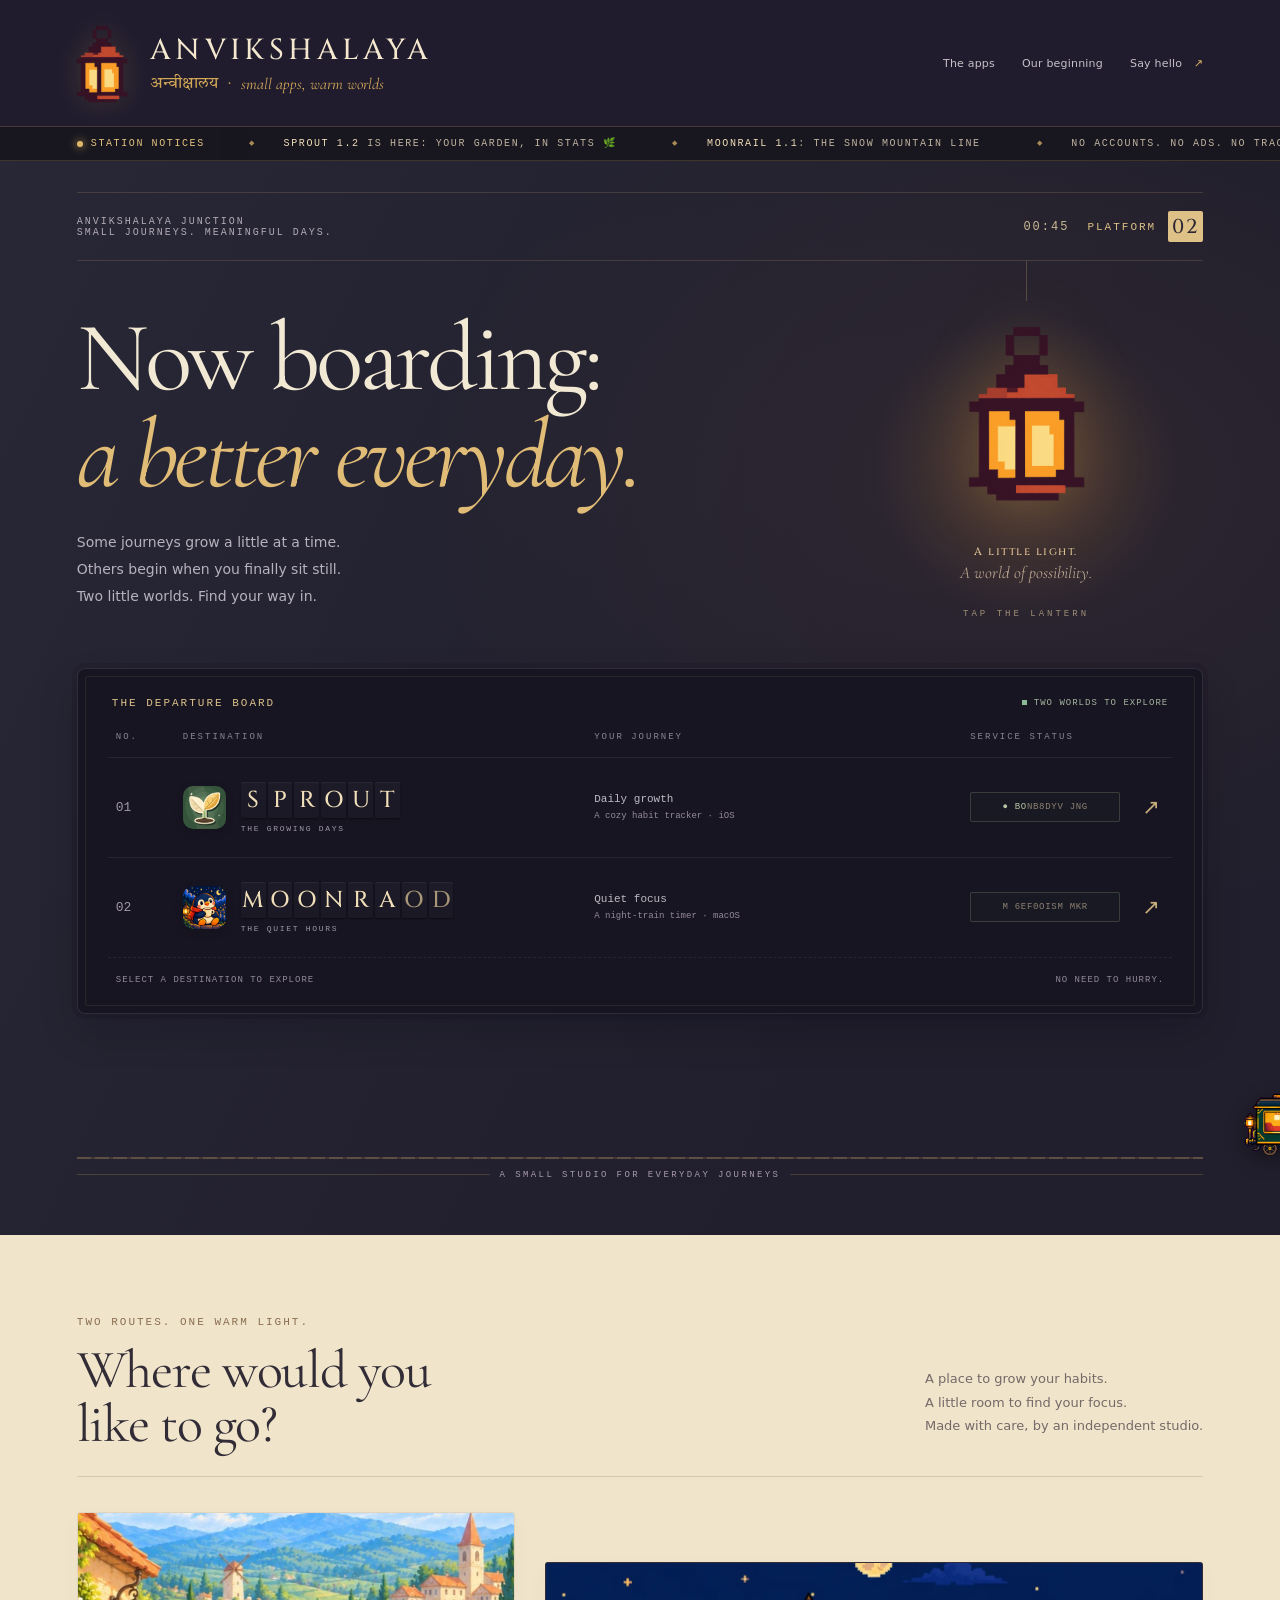
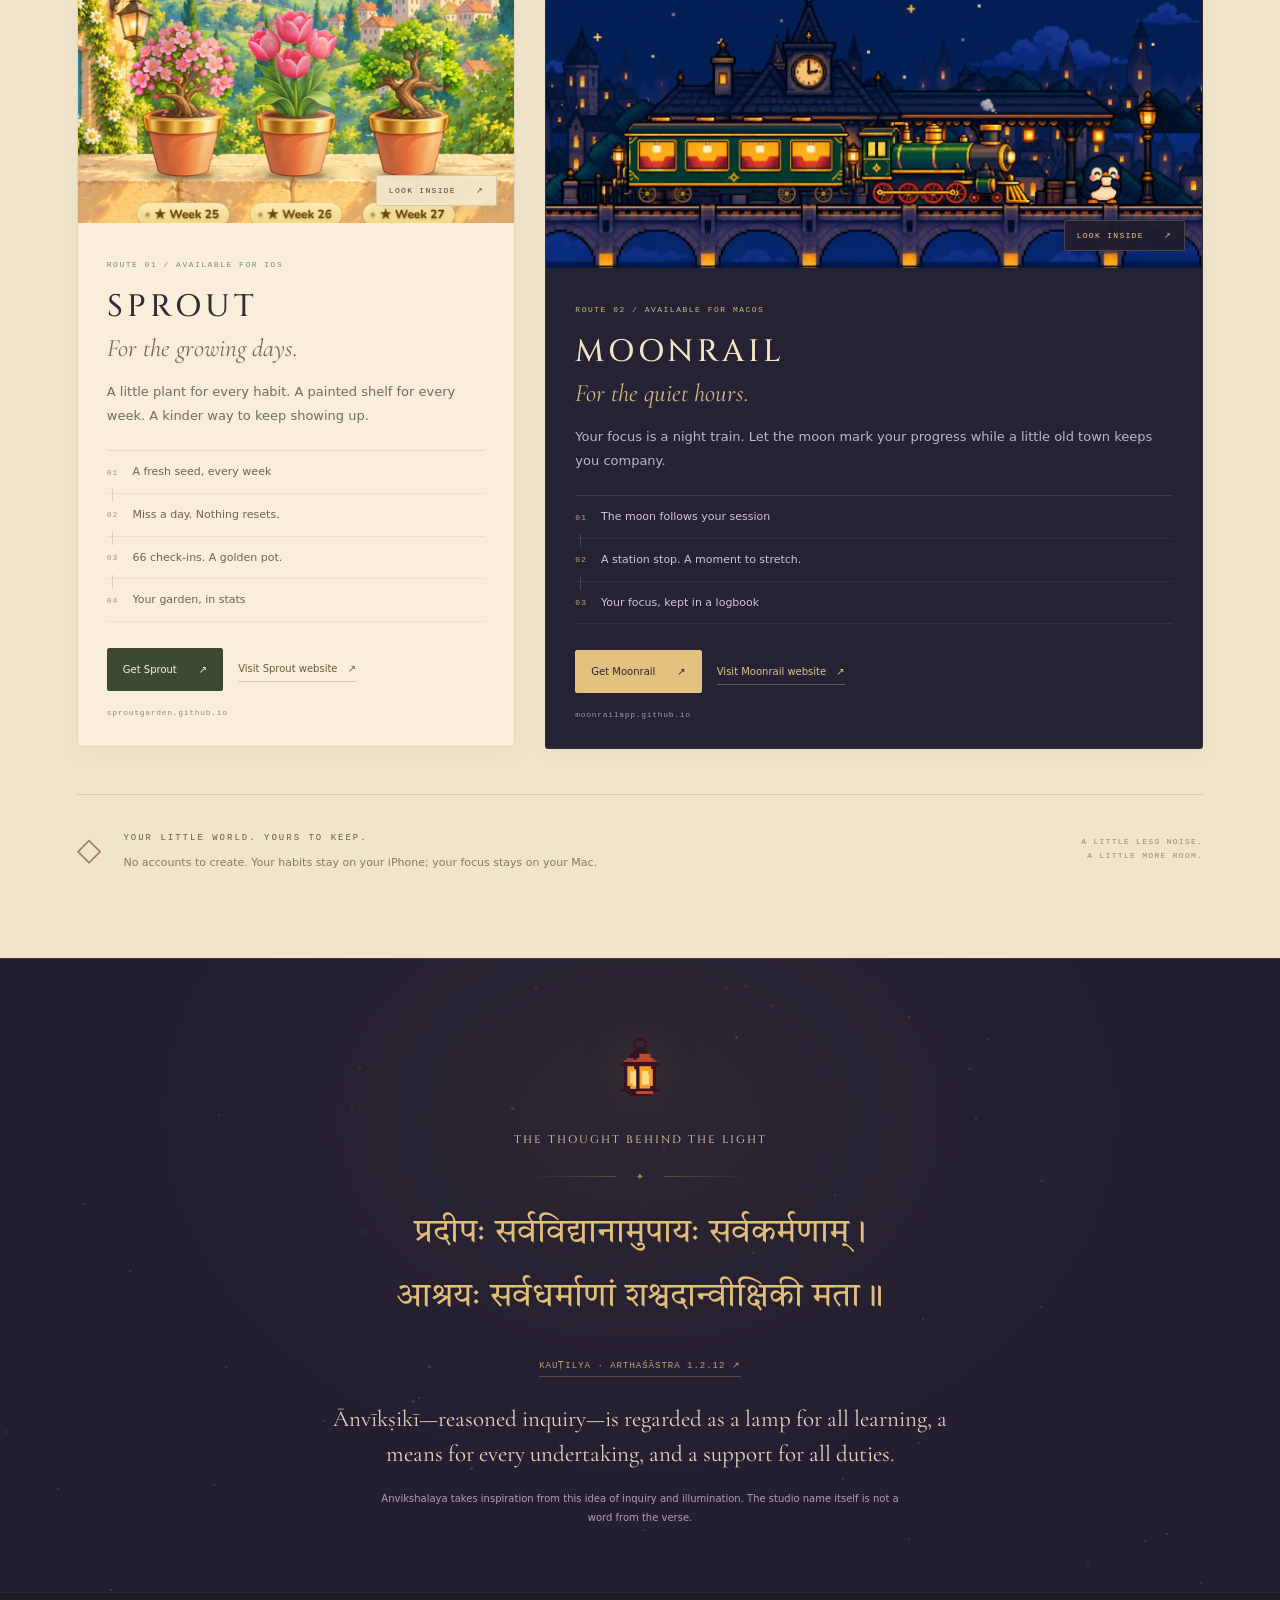
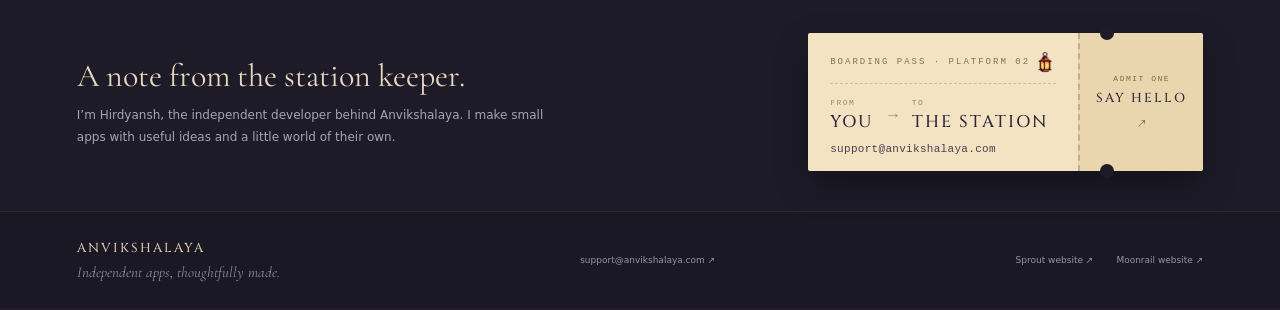
<file: index.html>
<!doctype html><html lang="en"><head><meta charset="utf-8"><meta name="viewport" content="width=device-width,initial-scale=1"><title>Anvikshalaya — Small journeys. Meaningful days.</title><meta name="description" content="An independent app studio. Discover Sprout, a cozy iOS habit tracker, and Moonrail, a night-train focus timer for macOS."><link rel="canonical" href="https://anvikshalaya.com/"><meta name="theme-color" content="#201c2e"><meta property="og:type" content="website"><meta property="og:site_name" content="Anvikshalaya"><meta property="og:title" content="Anvikshalaya — Small journeys. Meaningful days."><meta property="og:description" content="An independent app studio. Sprout, a cozy iOS habit tracker, and Moonrail, a night-train focus timer for macOS."><meta property="og:url" content="https://anvikshalaya.com/"><meta property="og:image" content="https://anvikshalaya.com/assets/og-image-2026-11.png"><meta property="og:image:width" content="1200"><meta property="og:image:height" content="630"><meta property="og:image:alt" content="Anvikshalaya — Now boarding: a better everyday."><meta name="twitter:card" content="summary_large_image"><link rel="icon" href="favicon.ico" sizes="any"><link rel="icon" type="image/png" sizes="32x32" href="assets/favicon-32.png"><link rel="icon" type="image/png" sizes="192x192" href="assets/favicon-192.png"><link rel="apple-touch-icon" href="assets/apple-touch-icon.png"><link rel="stylesheet" href="concepts.css"><link rel="preload" href="assets/fonts/cinzel-500.woff2" as="font" type="font/woff2" crossorigin><style>
body{background:#151d22;color:#f1e7cb}nav{padding:19px 6%;background:#151d22;position:relative;z-index:2}.brand{font-size:27px;gap:19px;letter-spacing:-1px}.brand img{width:49px;height:74px;object-fit:contain}nav>div{gap:32px;color:#c6c8ba}nav>div a:hover{color:#edc273}.hero{padding:35px 6% 55px;position:relative;overflow:hidden;background:radial-gradient(ellipse at 78% 29%,#aa774b13,transparent 42%),linear-gradient(120deg,#223137,#172127 70%)}.station{display:flex;justify-content:space-between;align-items:center;border-top:1px solid #d5b67833;border-bottom:1px solid #d5b67833;padding:18px 0}.station .eyebrow{color:#aab8b1;font-size:10px}.clock{color:#edc273;font:11px monospace;letter-spacing:2px;display:flex;gap:12px;align-items:center}.clock b{display:grid;place-items:center;background:#edc273;color:#1e292b;width:35px;height:31px;border-radius:2px;font-size:20px}.intro{display:grid;grid-template-columns:1.6fr .7fr;gap:40px;align-items:center;padding:42px 0 30px}.hero h1{font:clamp(56px,6.8vw,96px)/1.03 Georgia,serif;letter-spacing:-4px;margin:0 0 25px}.hero h1 i{color:#dfb866}.hero p{color:#b7c2bc;line-height:1.8;font-size:15px;max-width:460px;margin:0}.lamp-sign{position:relative;text-align:center;align-self:stretch;display:flex;flex-direction:column;align-items:center;justify-content:center;min-height:300px}.lamp-sign:before{content:'';position:absolute;width:1px;height:52px;top:-42px;background:linear-gradient(#d7b57d11,#d7b57d88)}.lamp-sign img{width:133px;height:204px;object-fit:contain;filter:drop-shadow(0 0 35px #efb54529)}.lamp-sign span{font:9px monospace;letter-spacing:3px;color:#b5a184;margin-top:24px}.board{background:#0c1318;border:1px solid #53605f;border-radius:8px;padding:7px;box-shadow:0 16px 45px #0003,0 0 0 5px #0f191c44;margin-top:15px}.board-inner{padding:20px 22px 10px;border:1px solid #d2b7831c;border-radius:3px}.boardtitle{display:flex;justify-content:space-between;align-items:center;color:#e5ca8b;padding:0 4px 23px;font:11px monospace;letter-spacing:2px}.boardtitle small{font-size:9px;letter-spacing:1px;color:#96b6a0;display:flex;align-items:center;gap:7px}.live{display:inline-block;width:5px;height:5px;background:#8ab995}.boardhead,.departure{display:grid;grid-template-columns:45px 1.1fr 1fr 150px 22px;gap:22px;align-items:center}.boardhead{font:9px monospace;letter-spacing:2px;color:#768c90;padding:0 8px 15px}.departure{width:100%;background:transparent;border:0;border-top:1px solid #fff1;text-align:left;padding:24px 8px;color:#eed18b;transition:background .25s}.departure:hover{background:#e6bd630c}.departure>.number{font:13px monospace;color:#6a8186}.destination{display:flex;gap:15px;align-items:center}.destination img{width:43px;height:43px;object-fit:contain;border-radius:10px}.departure strong{font:22px monospace;letter-spacing:2px;display:block}.departure .route{font:8px monospace;letter-spacing:1.4px;color:#768e8e;display:block;margin-top:6px}.departure .service{color:#b3c0b9;font:11px monospace;line-height:1.7}.departure .service span{color:#6f858b;display:block;font-size:9px}.departure .status{font:9px monospace;letter-spacing:.7px;color:#a9c6aa;border:1px solid #8db18b3b;padding:9px 10px;text-align:center;white-space:nowrap;border-radius:2px}.departure .status.soon{color:#d6bc80;border-color:#d6bc8038}.departure .arrow{font-size:21px;color:#778f91}.boardfoot{display:flex;justify-content:space-between;color:#708789;font:9px monospace;letter-spacing:1px;padding:17px 8px 10px;border-top:1px dashed #fff1}.platform-line{display:flex;gap:10px;align-items:center;margin-top:28px;font:9px monospace;letter-spacing:2px;color:#8a9a93}.platform-line:before,.platform-line:after{content:'';height:1px;background:#b3935644;flex:1}.journeys{background:#e9dfc5;color:#293d37;padding:70px 6% 80px}.journeyhead{display:flex;justify-content:space-between;gap:30px;align-items:end;border-bottom:1px solid #293d3733;padding-bottom:25px;margin-bottom:35px}.journeyhead h2{font:44px/1.1 Georgia,serif;letter-spacing:-1.5px;margin:14px 0 0}.journeyhead p{max-width:300px;font-size:13px;line-height:1.8;color:#657168}.journey-grid{display:grid;grid-template-columns:.8fr 1.2fr;gap:30px;align-items:start}.journey{border:1px solid #293d3733;border-radius:5px;overflow:hidden;background:#f1e8d1}.journey button{border:0;padding:0;text-align:left;width:100%;background:transparent;display:block}.journey-art{height:310px;overflow:hidden;background:#d5dfc3}.journey-art img{width:100%;height:100%;object-fit:cover;object-position:center 61%;transition:transform .6s}.journey button:hover .journey-art img{transform:scale(1.04)}.journey.night{background:#1b2630;color:#f1e7cb;margin-top:50px}.night .journey-art{height:305px;background:#111329}.night .journey-art img{object-fit:contain}.journey-copy{padding:26px}.journey-copy .eyebrow{font-size:9px;letter-spacing:1.5px;color:#7c8b70}.night .eyebrow{color:#cfb880}.journey h3{font:33px/1.1 Georgia,serif;letter-spacing:-1px;margin:15px 0}.journey p{font-size:13px;line-height:1.8;max-width:330px;color:#617065}.night p{color:#b7c3c0}.journey .link{display:block;font:10px monospace;letter-spacing:1px;margin-top:25px}.origin{border-top:1px solid #b79a5b55;background:radial-gradient(ellipse at 50% 35%,#53624d22,transparent 65%),#1b282b;padding:75px 7%}.origin-mark{width:46px;height:70px;object-fit:contain;display:block;margin:0 auto 27px}.origin .eyebrow{font-size:9px;color:#a4b1a3}.origin blockquote{color:#e9bf75;font-size:clamp(24px,2.7vw,37px);line-height:2;margin:23px 0}.origin p{font-size:15px;color:#c0c9bd}.origin small{font-size:11px;color:#a9b5aa;opacity:1}.source{font-size:9px;color:#bfab7b}.studio-note{padding:40px 6%;background:#172226;display:flex;gap:50px;justify-content:space-between;align-items:center}.studio-note h3{font:26px Georgia,serif;margin:0 0 10px}.studio-note p{color:#a5b3a9;font-size:12px;line-height:1.8;max-width:470px;margin:0}.studio-note a{font:11px monospace;color:#d7bc7a;white-space:nowrap}footer{padding:23px 6%;font-size:9px;color:#7f938c;border-color:#aaa2}.inside .eyebrow{font-size:10px}.inside h2{margin-top:24px}.inside .cta{background:#2d453a}.close:hover{background:#e8d9b9}@media(min-width:1500px){.hero,.journeys,.origin,.studio-note{padding-left:max(6%,calc((100vw - 1320px)/2));padding-right:max(6%,calc((100vw - 1320px)/2))}}@media(max-width:800px){.brand{font-size:23px;gap:13px}.brand img{width:40px;height:62px}.intro{grid-template-columns:1fr 140px;gap:15px}.hero h1{font-size:59px;letter-spacing:-2.8px}.lamp-sign{min-height:230px}.lamp-sign img{width:102px;height:160px}.lamp-sign span{font-size:7px;letter-spacing:1.5px}.boardhead,.departure{grid-template-columns:25px 1fr 115px 16px;gap:12px}.boardhead>:nth-child(3),.departure>.service{display:none}.departure strong{font-size:18px}.destination img{width:35px;height:35px}.destination{gap:10px}.departure .status{font-size:8px;padding:8px 6px}.journey-art{height:270px}.journey-grid{gap:20px}.night .journey-art{height:240px}.journey-copy{padding:21px}.journey h3{font-size:29px}}@media(max-width:560px){nav{padding:15px 5%}.brand{font-size:20px;gap:12px}.brand img{width:35px;height:54px}nav>div{gap:15px;font-size:9px}.hero{padding:23px 5% 35px}.station{padding:15px 0}.station .eyebrow{font-size:8px;letter-spacing:1px;max-width:180px;line-height:1.8}.clock{font-size:8px;letter-spacing:1px;gap:8px}.clock b{width:29px;height:27px;font-size:17px}.intro{grid-template-columns:1fr 75px;gap:6px;padding:35px 0 24px}.hero h1{font-size:42px;letter-spacing:-2px;margin-bottom:20px}.hero p{font-size:12px;line-height:1.85;max-width:255px}.lamp-sign{min-height:200px;justify-content:flex-start;padding-top:10px}.lamp-sign img{width:70px;height:110px}.lamp-sign:before{top:-35px;height:40px}.lamp-sign span{font-size:6px;line-height:1.8;max-width:65px;margin-top:15px}.board{padding:4px;border-radius:5px}.board-inner{padding:17px 8px 7px}.boardtitle{font-size:9px;letter-spacing:1px;padding-bottom:22px}.boardtitle small{font-size:7px;letter-spacing:0}.boardhead,.departure{grid-template-columns:18px 1fr 93px;gap:7px}.boardhead>:last-child,.departure>.arrow{display:none}.boardhead{font-size:7px;letter-spacing:1px}.departure{padding:20px 6px}.departure strong{font-size:14px;letter-spacing:1px}.departure .number{font-size:10px}.departure .route{font-size:7px;letter-spacing:.4px}.destination{gap:7px}.destination img{width:27px;height:27px;border-radius:6px}.departure .status{font-size:7px;letter-spacing:0;padding:8px 4px}.boardfoot{font-size:7px;letter-spacing:.4px;gap:10px;line-height:1.7}.platform-line{font-size:7px;letter-spacing:1px}.journeys{padding:45px 6%}.journeyhead{display:block;margin-bottom:25px}.journeyhead h2{font-size:36px}.journeyhead p{max-width:100%;font-size:12px}.journey-grid{grid-template-columns:1fr;gap:22px}.journey.night{margin-top:0}.journey-art{height:330px}.night .journey-art{height:auto}.night .journey-art img{height:auto;display:block}.origin{padding:55px 6%}.origin blockquote{font-size:22px;line-height:2}.origin p{font-size:13px}.origin small{font-size:10px}.studio-note{padding:32px 6%;display:block}.studio-note a{display:inline-block;margin-top:20px}footer{font-size:9px;gap:14px}}
</style><link rel="stylesheet" href="platform-brand.css"><link rel="stylesheet" href="station.css?v=3"></head><body id="top"><a class="skip" href="#apps">Skip to the apps</a><nav aria-label="Main navigation"><a class="brand" href="#top" aria-label="Anvikshalaya home"><span class="brand-symbol"><img src="assets/lantern-original.png" alt=""></span><span class="brand-lettering"><span class="brand-name">ANVIKSHALAYA</span><span class="brand-sub"><span lang="sa">अन्वीक्षालय</span><span class="brand-dot">·</span><em>small apps, warm worlds</em></span></span></a><div class="nav-links"><a href="#apps">The apps</a><a href="#origin">Our beginning</a><a class="nav-contact" href="mailto:support@anvikshalaya.com">Say hello <span>↗</span></a></div></nav><div class="notices" role="region" aria-label="Station notices"><span class="notices-label"><i></i>Station notices</span><div class="notices-track"><span><b>Sprout 1.2</b> is here: your garden, in stats 🌿</span><span><b>Moonrail 1.1</b>: the Snow Mountain Line</span><span>No accounts. No ads. No tracking.</span><span>Your data stays on your device</span><span>Made with care by <b>Hirdyansh</b></span><span aria-hidden="true"><b>Sprout 1.2</b> is here: your garden, in stats 🌿</span><span aria-hidden="true"><b>Moonrail 1.1</b>: the Snow Mountain Line</span><span aria-hidden="true">No accounts. No ads. No tracking.</span><span aria-hidden="true">Your data stays on your device</span><span aria-hidden="true">Made with care by <b>Hirdyansh</b></span></div></div><main><section class="hero" id="apps"><div class="station"><span class="eyebrow">Anvikshalaya junction<br>Small journeys. Meaningful days.</span><span class="clock"><span class="ist" aria-label="Current time"><span><span class="hh">--</span><span class="colon">:</span><span class="mm">--</span></span></span>PLATFORM <b>02</b></span></div><div class="intro"><div><h1>Now boarding:<br><i>a better everyday.</i></h1><p>Some journeys grow a little at a time.<br>Others begin when you finally sit still.<br>Two little worlds. Find your way in.</p></div><div class="lamp-sign"><div class="lamp-glow" aria-hidden="true"></div><div class="embers" aria-hidden="true"></div><button class="lantern-btn" type="button" aria-pressed="false" aria-label="Dim the lantern"><img src="assets/lantern-original.png" alt="Anvikshalaya's original amber pixel lantern"></button><span class="lamp-caption">A little light.<br><em>A world of possibility.</em></span><span class="lamp-hint" aria-hidden="true">TAP THE LANTERN</span></div></div><div class="board"><div class="board-inner"><div class="boardtitle"><span>THE DEPARTURE BOARD</span><small><i class="live"></i> TWO WORLDS TO EXPLORE</small></div><div class="boardhead"><span>NO.</span><span>DESTINATION</span><span>YOUR JOURNEY</span><span>SERVICE STATUS</span><span></span></div><button class="departure" data-app="sprout" aria-label="Explore Sprout, available for iOS"><span class="number">01</span><span class="destination"><img src="assets/sprout-icon.png" alt=""><span><strong>SPROUT</strong><small class="route">THE GROWING DAYS</small></span></span><span class="service">Daily growth<span>A cozy habit tracker · iOS</span></span><span class="status">● BOARDING NOW</span><span class="arrow">↗</span></button><button class="departure" data-app="moonrail" aria-label="Explore Moonrail, available for macOS"><span class="number">02</span><span class="destination"><img src="assets/moonrail-icon.png" alt=""><span><strong>MOONRAIL</strong><small class="route">THE QUIET HOURS</small></span></span><span class="service">Quiet focus<span>A night-train timer · macOS</span></span><span class="status">● BOARDING NOW</span><span class="arrow">↗</span></button><div class="boardfoot"><span>SELECT A DESTINATION TO EXPLORE</span><span>NO NEED TO HURRY.</span></div></div></div><div class="platform-line">A SMALL STUDIO FOR EVERYDAY JOURNEYS<i class="rail" aria-hidden="true"></i><div class="train" aria-hidden="true"><div class="tr"><i class="puff"></i><i class="puff p2"></i><i class="puff p3"></i><img class="tr-body" src="assets/train-hd/body_momo.webp" alt=""><i class="wh c" style="--x:185"></i><i class="wh c" style="--x:358"></i><i class="wh c" style="--x:863"></i><i class="wh c" style="--x:1041"></i><i class="wh b" style="--x:1331"></i><i class="wh b" style="--x:1453"></i><i class="wh b" style="--x:1574"></i><i class="wh b" style="--x:1685"></i><i class="wh f" style="--x:1773"></i><i class="wh f" style="--x:1885"></i><i class="tr-front car"></i><i class="tr-front cyl"></i><i class="rod"></i><i class="beam"></i></div></div></div></section><section class="journeys"><div class="journeyhead"><div><span class="eyebrow">Two routes. One warm light.</span><h2>Where would you<br>like to go?</h2></div><p>A place to grow your habits.<br>A little room to find your focus.<br>Made with care, by an independent studio.</p></div><div class="journey-grid"><article class="journey"><button class="art-preview" data-app="sprout" aria-label="Preview Sprout screenshots"><div class="journey-art"><img src="assets/sprout-1.2/shelf.jpg" alt="Sprout's shelf screen: weekly pots on the sill of a painted cottage garden" loading="lazy" width="560" height="468"></div><span class="preview-tag">LOOK INSIDE <span>↗</span></span></button><div class="journey-copy"><span class="eyebrow">ROUTE 01 / AVAILABLE FOR iOS</span><h3 class="app-heading">Sprout</h3><span class="app-poetry">For the growing days.</span><p>A little plant for every habit. A painted shelf for every week. A kinder way to keep showing up.</p><ul class="route-stops"><li><span>01</span>A fresh seed, every week</li><li><span>02</span>Miss a day. Nothing resets.</li><li><span>03</span>66 check-ins. A golden pot.</li><li><span>04</span>Your garden, in stats</li></ul><div class="journey-actions"><a class="app-primary" href="https://apps.apple.com/us/app/sprout-cozy-habit-tracker/id6821127488" target="_blank" rel="noopener noreferrer">Get Sprout <span>↗</span></a><a class="app-site" href="https://sproutgarden.github.io/index.html" target="_blank" rel="noopener noreferrer" aria-label="Visit Sprout website, opens in a new tab">Visit Sprout website <span>↗</span></a></div><span class="domain">sproutgarden.github.io</span></div></article><article class="journey night"><button class="art-preview" data-app="moonrail" aria-label="Preview Moonrail screenshots"><div class="journey-art station-art"><img src="assets/moonrail-station-hd.webp" alt="Moonrail's pixel-art night train at a moonlit station, with Momo on the platform" loading="lazy" width="1328" height="832"></div><span class="preview-tag">LOOK INSIDE <span>↗</span></span></button><div class="journey-copy"><span class="eyebrow">ROUTE 02 / AVAILABLE FOR macOS</span><h3 class="app-heading">Moonrail</h3><span class="app-poetry">For the quiet hours.</span><p>Your focus is a night train. Let the moon mark your progress while a little old town keeps you company.</p><ul class="route-stops"><li><span>01</span>The moon follows your session</li><li><span>02</span>A station stop. A moment to stretch.</li><li><span>03</span>Your focus, kept in a logbook</li></ul><div class="journey-actions"><a class="app-primary" href="https://apps.apple.com/app/id6825285412" target="_blank" rel="noopener noreferrer">Get Moonrail <span>↗</span></a><a class="app-site" href="https://moonrailapp.github.io/" target="_blank" rel="noopener noreferrer" aria-label="Visit Moonrail website, opens in a new tab">Visit Moonrail website <span>↗</span></a></div><span class="domain">moonrailapp.github.io</span></div></article></div><div class="quiet-promise"><span class="promise-mark" aria-hidden="true">◇</span><div><span class="eyebrow">Your little world. Yours to keep.</span><p>No accounts to create. Your habits stay on your iPhone; your focus stays on your Mac.</p></div><span class="promise-end">A LITTLE LESS NOISE.<br>A LITTLE MORE ROOM.</span></div></section></main><section class="origin" id="origin"><div class="sky" aria-hidden="true"></div><img class="origin-mark" src="assets/lantern-original.png" alt=""><span class="eyebrow">The thought behind the light</span><div class="origin-rule" aria-hidden="true">✦</div><blockquote lang="sa">प्रदीपः सर्वविद्यानामुपायः सर्वकर्मणाम् ।<br>आश्रयः सर्वधर्माणां शश्वदान्वीक्षिकी मता ॥</blockquote><a class="source" href="https://www.wisdomlib.org/hinduism/book/kautilya-arthashastra-sanskrit/d/doc905503.html" target="_blank" rel="noopener">Kauṭilya · Arthaśāstra 1.2.12 ↗</a><p>Ānvīkṣikī—reasoned inquiry—is regarded as a lamp for all learning, a means for every undertaking, and a support for all duties.</p><small>Anvikshalaya takes inspiration from this idea of inquiry and illumination. The studio name itself is not a word from the verse.</small></section><section class="studio-note"><div><h3>A note from the station keeper.</h3><p>I’m Hirdyansh, the independent developer behind Anvikshalaya. I make small apps with useful ideas and a little world of their own.</p></div><a class="pass" href="mailto:support@anvikshalaya.com" aria-label="Say hello: email support@anvikshalaya.com"><span class="pass-main"><span class="pass-top"><span>BOARDING PASS · PLATFORM 02</span><img src="assets/lantern-original.png" alt=""></span><span class="pass-route"><span class="stop"><span>FROM</span><b>YOU</b></span><span class="arr">→</span><span class="stop"><span>TO</span><b>THE STATION</b></span></span><span class="pass-mail">support@anvikshalaya.com</span></span><span class="pass-stub"><span>ADMIT ONE</span><b>SAY HELLO</b><em>↗</em></span></a></section><footer><span class="footer-brand">ANVIKSHALAYA <small>Independent apps, thoughtfully made.</small></span><a href="mailto:support@anvikshalaya.com">support@anvikshalaya.com ↗</a><div class="footer-apps"><a href="https://sproutgarden.github.io/index.html" target="_blank" rel="noopener noreferrer">Sprout website ↗</a><a href="https://moonrailapp.github.io/" target="_blank" rel="noopener noreferrer">Moonrail website ↗</a></div></footer><dialog id="sprout" aria-labelledby="sprout-heading"><button class="close" aria-label="Close">×</button><div class="inside"><div class="modal-brand"><img src="assets/sprout-icon.png" alt=""><div><span class="eyebrow">iOS · Available now</span><h2 id="sprout-heading" class="modal-appname">Sprout</h2></div></div><h3 class="modal-poetry">A little growth. Every day.</h3><p>Every habit is a little plant. Each check-in helps it grow, and each week leaves a pot on your shelf. Miss a day and nothing dies or resets; the next week brings a fresh seed.</p><div class="detail-facts"><div><span>01 / GROW</span><h4>A little sunlight, earned.</h4><p>Check-ins earn Sunlight to spend on seeds and painted scenes.</p></div><div><span>02 / KEEP</span><h4>A pot that turns to gold.</h4><p>Every check-in counts toward 66, across every week.</p></div></div><div class="modal-actions"><a class="cta" href="https://apps.apple.com/us/app/sprout-cozy-habit-tracker/id6821127488" target="_blank" rel="noopener noreferrer">Download on the App Store ↗</a><a class="modal-site" href="https://sproutgarden.github.io/index.html" target="_blank" rel="noopener noreferrer">Visit Sprout website ↗</a></div><div class="shots"><img src="assets/sprout-1.2/01-every-habit-grows.jpg" width="640" height="1391" alt="Every habit grows a little plant" loading="lazy"><img src="assets/sprout-1.2/02-golden-pot.jpg" width="640" height="1391" alt="66 check-ins, one golden pot" loading="lazy"><img src="assets/sprout-1.2/03-this-week.jpg" width="640" height="1391" alt="New in 1.2: watch this week's plant grow" loading="lazy"><img src="assets/sprout-1.2/04-the-vine.jpg" width="640" height="1391" alt="New in 1.2: your whole journey, on one vine" loading="lazy"><img src="assets/sprout-1.2/05-the-shelf.jpg" width="640" height="1391" alt="A shelf full of little wins" loading="lazy"><img src="assets/sprout-1.2/06-garden-of-days.jpg" width="640" height="1391" alt="New in 1.2: every day you showed up, in a garden of days" loading="lazy"><img src="assets/sprout-1.2/07-week-flower.jpg" width="640" height="1391" alt="New in 1.2: the week-flower finds the days you never skip" loading="lazy"><img src="assets/sprout-1.2/08-story-cards.jpg" width="640" height="1391" alt="New in 1.2: share your little story" loading="lazy"><img src="assets/sprout-1.2/09-rewards.jpg" width="640" height="1391" alt="Treat yourself with Sunlight" loading="lazy"></div></div></dialog><dialog id="moonrail" aria-labelledby="moonrail-heading"><button class="close" aria-label="Close">×</button><div class="inside"><div class="modal-brand"><img src="assets/moonrail-icon.png" alt=""><div><span class="eyebrow">macOS · Available now</span><h2 id="moonrail-heading" class="modal-appname">Moonrail</h2></div></div><h3 class="modal-poetry">Your focus has a window seat.</h3><p>A cozy pixel focus timer for your Mac’s menu bar. The moon crosses the sky as your session goes on. Arrive at a station, hear a soft chime, and take a breather with Momo.</p><div class="detail-facts"><div><span>01 / RIDE</span><h4>Find your quiet rhythm.</h4><p>Focus sessions and station breaks, with a little train for company.</p></div><div><span>02 / REMEMBER</span><h4>Every mile, in the logbook.</h4><p>Look back at your focus by day, week, and month.</p></div></div><div class="modal-actions"><a class="cta" href="https://apps.apple.com/app/id6825285412" target="_blank" rel="noopener noreferrer">Download on the Mac App Store ↗</a><a class="modal-site" href="https://moonrailapp.github.io/" target="_blank" rel="noopener noreferrer">Visit Moonrail website ↗</a></div><div class="wide-shots"><img src="assets/moonrail-1.1/shot-1.jpg" width="1600" height="1000" alt="Moonrail in the menu bar: your focus is a night train" loading="lazy"><img src="assets/moonrail-1.1/shot-2.jpg" width="1600" height="1000" alt="The Snow Mountain Line, riding from night to sunrise" loading="lazy"><img src="assets/moonrail-1.1/shot-3.jpg" width="1600" height="1000" alt="A station halt: arrive, then stretch with Momo" loading="lazy"><img src="assets/moonrail-1.1/shot-4.jpg" width="1600" height="1000" alt="Two lines to ride: Old Town and the Snow Mountain Line" loading="lazy"><img src="assets/moonrail-1.1/shot-5.jpg" width="1600" height="1000" alt="The logbook: every mile of focus, by week, month and year" loading="lazy"><img src="assets/moonrail-1.1/shot-6.jpg" width="1600" height="1000" alt="The train pinned to your desktop, riding along while you work" loading="lazy"></div></div></dialog><script>document.querySelectorAll('[data-app]').forEach(b=>b.onclick=()=>document.getElementById(b.dataset.app).showModal());document.querySelectorAll('dialog').forEach(d=>{d.querySelector('.close').onclick=()=>d.close();d.addEventListener('click',e=>{const r=d.getBoundingClientRect();if(e.target===d&&(e.clientX<r.left||e.clientX>r.right||e.clientY<r.top||e.clientY>r.bottom))d.close()})});</script><script src="station.js?v=3" defer></script></body></html>
</file>
<file: concepts.css>
*{box-sizing:border-box}html{scroll-behavior:smooth}body{margin:0;font-family:'Avenir Next',Avenir,system-ui,sans-serif}a{color:inherit;text-decoration:none}button{font:inherit;color:inherit;cursor:pointer}button:focus-visible,a:focus-visible{outline:3px solid #c88436;outline-offset:5px}nav{padding:24px 5%;display:flex;justify-content:space-between;align-items:center;border-bottom:1px solid #8884}.brand{font-weight:750;font-size:22px;display:flex;align-items:center;gap:13px;letter-spacing:-1px}.brand img{width:24px;height:38px;object-fit:contain}nav>div{display:flex;gap:28px;font-size:12px}.eyebrow{text-transform:uppercase;font:11px monospace;letter-spacing:2px}.origin{padding:85px 8%;text-align:center}.origin blockquote{font-family:'Kohinoor Devanagari','Noto Serif Devanagari',serif;font-size:clamp(23px,2.8vw,38px);line-height:1.9;margin:30px 0 20px}.origin p{max-width:660px;line-height:1.8;margin:28px auto 18px;font-size:17px}.origin small{display:block;max-width:610px;margin:auto;opacity:.65;font-size:12px;line-height:1.8}.source{font:11px monospace;text-transform:uppercase;letter-spacing:1px;border-bottom:1px solid;padding-bottom:5px}footer{padding:30px 5%;display:flex;justify-content:space-between;gap:24px;font-size:11px;border-top:1px solid #8884}.cta{display:inline-block;padding:16px 24px;background:#36273a;color:#fff4d9;font-size:13px;margin:15px 0 30px;border-radius:4px}dialog{width:min(1000px,94vw);max-height:90vh;padding:0;border:0;border-radius:15px;background:#faf3e4;color:#322a35}dialog::backdrop{background:#171321d9;backdrop-filter:blur(9px)}.close{position:sticky;float:right;top:16px;margin:16px 16px 0 0;border:1px solid #7775;border-radius:50%;width:40px;height:40px;background:#faf3e4;font-size:22px;z-index:4}.inside{padding:55px 6%}.inside h2{font:50px/1.1 Georgia,serif;letter-spacing:-2px}.inside p{max-width:600px;line-height:1.8}.shots{display:flex;gap:16px;overflow:auto}.shots img{width:31%;align-self:start;border-radius:8px}.wide-shots img{width:100%;display:block;border-radius:8px;margin:20px 0}button img{pointer-events:none}@media(max-width:700px){nav{padding:18px 5%}.brand{font-size:18px}nav>div{gap:13px;font-size:10px}.brand img{width:18px}.origin{padding:60px 7%}footer{flex-direction:column}.shots img{width:75%}.inside h2{font-size:37px}}@media(prefers-reduced-motion:reduce){*{animation:none!important;transition:none!important;scroll-behavior:auto!important}}
</file>
<file: platform-brand.css>
@font-face{font-family:Cinzel;src:url('assets/fonts/cinzel-500.woff2') format('woff2');font-weight:500;font-style:normal;font-display:swap}
@font-face{font-family:Cormorant;src:url('assets/fonts/cormorant-400.woff2') format('woff2');font-weight:400;font-style:normal;font-display:swap}
@font-face{font-family:Cormorant;src:url('assets/fonts/cormorant-italic-400.woff2') format('woff2');font-weight:400;font-style:italic;font-display:swap}
@font-face{font-family:Tiro;src:url('assets/fonts/tiro-sanskrit.woff2') format('woff2');font-weight:400;font-style:normal;font-display:swap}
:root{--brand-night:#201c2e;--brand-paper:#f3e3c3;--brand-gold:#e3b967;--brand-line:#e3b96730}body{background:var(--brand-night);color:#f2e9d4}.skip{position:absolute;top:-100px;padding:14px 22px;background:#f3e3c3;color:#201c2e;z-index:10}.skip:focus{top:8px;left:8px}nav{background:#201c2e;padding:25px 6%;border-bottom:1px solid var(--brand-line);gap:30px}.brand{gap:23px;flex-shrink:0}.brand-symbol{position:relative;display:block;width:50px;height:76px;flex:0 0 50px}.brand-symbol img{position:absolute;width:86px;height:86px;max-width:none;top:-4px;left:-18px;object-fit:contain;filter:drop-shadow(0 0 14px #ffbd4a26)}.brand-lettering{display:block}.brand-name{font-family:Cinzel,Georgia,serif;font-weight:500;display:block;font-size:29px;line-height:1.35;letter-spacing:4.4px;color:#f3e7cd}.brand-sub{display:flex;align-items:center;gap:10px;color:#d4a957;line-height:1.7;margin-top:2px;letter-spacing:0;font-weight:400}.brand-sub [lang=sa]{font:16px Tiro,serif;padding-top:2px}.brand-dot{font:14px Georgia,serif}.brand-sub em{font:italic 16px Cormorant,Georgia,serif}.nav-links{align-items:center;gap:27px}.nav-links a{font-size:11px;letter-spacing:.2px;color:#c8c1c8;padding:8px 0;position:relative}.nav-links a:after{content:'';height:1px;position:absolute;bottom:3px;left:0;width:0;background:#d6b46d;transition:width .2s}.nav-links a:hover:after{width:100%}.nav-contact span{color:var(--brand-gold);padding-left:8px}.hero{background:radial-gradient(ellipse at 80% 30%,#b9784c13,transparent 42%),linear-gradient(115deg,#282735,#211f2d 68%);padding-top:31px}.station{border-color:#d8b67a2d}.station .eyebrow{color:#b2abb5}.clock{color:#dec186}.clock b{background:#dec186;color:#2a2435;font-family:Cinzel,Georgia,serif;font-weight:500}.intro{padding-top:40px;padding-bottom:34px;grid-template-columns:1.55fr .75fr}.hero h1{font-family:Cormorant,Georgia,serif;font-size:clamp(65px,7.7vw,110px);line-height:.98;letter-spacing:-3.8px;font-weight:400;margin-bottom:26px}.hero h1 i{color:#e0bc76}.hero p{color:#b7b2bd;font-size:14px;line-height:1.9}.lamp-sign{min-height:300px}.lamp-sign img{width:195px;height:225px;object-fit:contain;filter:drop-shadow(0 0 32px #eda13a33)}.lamp-sign:before{height:40px;top:-40px;background:#b5946055}.lamp-sign .lamp-caption{font:500 11px/1.8 Cinzel,Georgia,serif;letter-spacing:1.5px;color:#e5cda3;margin-top:12px}.lamp-caption em{font:italic 17px Cormorant,Georgia,serif;letter-spacing:0;color:#b6a394}.board{background:#161521;border-color:#6d62724d;box-shadow:0 18px 38px #08060f2e,0 0 0 5px #0f0c1822}.board-inner{border-color:#b79c6a20}.boardtitle{color:#dcc18b}.boardtitle small{color:#a5b49f}.boardhead{color:#8c8397}.departure{position:relative;transition:background .25s,box-shadow .25s}.departure:hover{background:#d8b7790b;box-shadow:inset 2px 0 #cbaa68}.departure strong{font-family:Cinzel,Georgia,serif;font-weight:500;font-size:23px;letter-spacing:2.2px;color:#f0dfb8}.departure .route{color:#a197a9;font-size:8px;letter-spacing:1.7px}.departure .number{color:#a197a9}.departure .service{color:#c1bbc6}.departure .service span{color:#968a9e}.departure .arrow{color:#c6ae7b;transition:transform .2s}.departure:hover .arrow{transform:translate(2px,-2px)}.departure .status{color:#b8c5a5;border-color:#93a28244;background:#92a27807}.departure .status.soon{color:#d6bc80;border-color:#b0976044;background:#bb9a5c06}.destination img{box-shadow:0 3px 10px #0002}.boardfoot{color:#94899a}.platform-line{color:#a79aab;letter-spacing:2.4px}.journeys{background:#f0e4cb;color:#312c35;padding-top:75px;padding-bottom:85px}.journeyhead{border-color:#4736442b}.journeyhead .eyebrow{color:#8a6e51}.journeyhead h2{font-family:Cormorant,Georgia,serif;font-size:54px;letter-spacing:-1.3px;line-height:1}.journeyhead p{color:#746a68}.journey{background:#f8eed9;border-color:#7f67482e;border-radius:3px;box-shadow:0 8px 22px #62492a09;transition:transform .25s,box-shadow .25s}.journey:hover{transform:translateY(-4px);box-shadow:0 15px 30px #62492a12}.journey.night{background:#252234;color:#f3e3c3}.journey-copy{padding:29px}.journey h3.app-heading{font:500 31px/1.25 Cinzel,Georgia,serif;letter-spacing:4px;text-transform:uppercase;margin:17px 0 5px}.journey .app-poetry{font:italic 25px/1.4 Cormorant,Georgia,serif;color:#7f6654;display:block}.night .app-poetry{color:#d2b988}.journey p{color:#706c61;font-size:13px;line-height:1.85;margin:14px 0 0}.night p{color:#beb6c7}.journey .link{border-top:1px dashed #8e74583b;padding-top:19px;margin-top:23px;font-size:9px;letter-spacing:1.6px}.night .link{color:#e0c38e;border-color:#d6b47333}.journey-copy .eyebrow{font-size:8px}.origin{background:radial-gradient(ellipse at 50% 25%,#91694415,transparent 55%),#231f30;color:#f3e3c3;padding-top:65px;padding-bottom:65px;border-color:#ad8c583b}.origin-mark{width:66px;height:86px;filter:drop-shadow(0 0 20px #e7a64120);margin-bottom:18px}.origin .eyebrow{font-family:Cinzel,Georgia,serif;font-size:11px;letter-spacing:2px;color:#c8b396}.origin-rule{display:flex;gap:20px;align-items:center;justify-content:center;color:#aa8952;font-size:10px;margin:24px auto 15px;max-width:220px}.origin-rule:before,.origin-rule:after{content:'';height:1px;background:linear-gradient(90deg,transparent,#aa895266);flex:1}.origin-rule:after{transform:rotate(180deg)}.origin blockquote{font-family:Tiro,serif;color:#e3be78;font-size:clamp(25px,2.55vw,36px);line-height:1.95;margin:20px 0 24px}.source{font-size:9px;color:#bba47c;border-color:#bba47c55}.origin p{font:400 23px/1.5 Cormorant,Georgia,serif;color:#e1d4c1;max-width:660px;margin-top:30px}.origin small{color:#aca1b2;font-size:10px;max-width:540px;line-height:1.9}.studio-note{background:#1d1b28;border-top:1px solid #dbbb7817}.studio-note h3{font:400 32px Cormorant,Georgia,serif;color:#e6d9bf}.studio-note p{color:#aaa3b1}.studio-note a{color:#d5b578;border:1px solid #d5b57833;padding:14px 20px;border-radius:2px;transition:background .2s}.studio-note a:hover{background:#d5b5780b}footer{align-items:center;background:#1a1824;color:#9d91a5;border-color:#b49c681f;padding-top:27px;padding-bottom:27px}.footer-brand{font:500 13px Cinzel,Georgia,serif;letter-spacing:2px;color:#d8c8a9}.footer-brand small{display:block;font:italic 15px Cormorant,Georgia,serif;letter-spacing:0;color:#968a9a;margin-top:6px}footer a:hover{color:#e4c68c}dialog{background:#f5e9cf;color:#322a35;border:1px solid #bba17366;border-radius:7px;box-shadow:0 25px 100px #0006}dialog::backdrop{background:#110e1cdb}.inside{padding:50px 6%}.modal-brand{display:flex;align-items:center;gap:21px;margin-top:10px}.modal-brand img{width:62px;height:62px;object-fit:contain;border-radius:15px}.inside h2.modal-appname{font:500 37px/1.2 Cinzel,Georgia,serif;letter-spacing:4px;text-transform:uppercase;margin:10px 0 0}.modal-brand .eyebrow{font-size:9px;color:#8b755b}.modal-poetry{font:italic 35px/1.2 Cormorant,Georgia,serif;margin:28px 0 0;color:#86664c}.inside p{font-size:14px;color:#6e655f;line-height:1.85;margin-top:17px}.inside .cta{background:#3d3448;border:1px solid #3d3448;border-radius:3px;transition:background .2s}.inside .cta:hover{background:#5c4862}.close{background:#f5e9cf;color:#443049;border-color:#44304933}.shots{gap:18px;margin-top:5px}.shots img{border:1px solid #ad977a33;border-radius:5px}.wide-shots{margin-top:25px}.wide-shots img{border-radius:5px}body:has(dialog[open]){overflow:hidden}
@media(max-width:1000px){.brand-name{font-size:25px;letter-spacing:3px}.brand{gap:17px}.nav-links{gap:22px}.nav-contact{display:none}.hero h1{font-size:clamp(62px,8.1vw,90px)}.journey h3.app-heading{font-size:27px;letter-spacing:3px}}
@media(max-width:700px){nav{padding:20px 6%;gap:20px}.brand-name{font-size:22px;letter-spacing:2.7px}.brand-symbol{width:39px;height:65px;flex-basis:39px}.brand-symbol img{width:72px;height:72px;left:-16px;top:-3px}.brand-sub [lang=sa]{font-size:13px}.brand-sub em{font-size:14px}.brand-sub{gap:7px}.nav-links{gap:16px}.nav-links a{font-size:10px}.intro{grid-template-columns:1fr 110px;gap:14px}.hero h1{font-size:63px;letter-spacing:-2.6px}.lamp-sign{min-height:240px}.lamp-sign img{width:135px;height:185px}.lamp-sign .lamp-caption{font-size:8px;letter-spacing:.7px}.lamp-caption em{font-size:14px}.departure strong{font-size:18px;letter-spacing:1.2px}.journeyhead h2{font-size:47px}.origin blockquote{font-size:27px}.origin p{font-size:22px}.origin .eyebrow{font-size:10px}}
@media(max-width:560px){nav{padding:19px 6% 12px;display:block}.brand{gap:16px;width:max-content;margin:auto}.brand-name{font-size:24px;letter-spacing:3.1px}.brand-sub [lang=sa]{font-size:14px}.brand-sub em{font-size:15px}.brand-symbol{width:41px;height:65px;flex-basis:41px}.brand-symbol img{width:75px;height:75px;left:-17px;top:-4px}.nav-links{display:flex;justify-content:center;gap:32px;margin-top:12px}.nav-links a{font-size:10px;padding:7px 0}.nav-contact{display:block}.hero{padding-top:17px}.station .eyebrow{font-size:7px;line-height:1.8;letter-spacing:1.2px}.intro{grid-template-columns:1fr 83px;gap:5px;padding:32px 0 28px}.hero h1{font-size:49px;line-height:.98;letter-spacing:-1.8px;margin-bottom:20px}.hero p{font-size:11px;line-height:1.9}.lamp-sign{min-height:200px;padding-top:15px;justify-content:flex-start}.lamp-sign img{width:100px;height:132px;max-width:none}.lamp-sign .lamp-caption{font-size:7px;line-height:1.6;letter-spacing:.6px;max-width:90px;margin-top:15px}.lamp-caption em{font-size:12px;line-height:1.3;display:inline-block;margin-top:5px}.lamp-sign:before{top:-32px;height:40px}.departure strong{font-size:14px;letter-spacing:1px}.departure .route{font-size:6px;letter-spacing:.8px}.boardtitle{font-size:8px}.boardtitle small{font-size:6px;letter-spacing:.2px}.journeys{padding-top:44px;padding-bottom:44px}.journeyhead h2{font-size:44px}.journey h3.app-heading{font-size:28px;letter-spacing:3.5px}.journey .app-poetry{font-size:25px}.journey-copy{padding:25px}.origin{padding:48px 6%}.origin blockquote{font-size:22px;line-height:2.1}.origin .eyebrow{font-size:9px;letter-spacing:1.5px}.origin p{font-size:21px;line-height:1.5}.origin small{font-size:9px}.studio-note h3{font-size:30px}.studio-note p{font-size:11px}.studio-note a{font-size:10px}footer{align-items:flex-start;gap:20px}.inside{padding:48px 6% 30px}.modal-brand{gap:14px}.modal-brand img{width:48px;height:48px;border-radius:11px}.inside h2.modal-appname{font-size:26px;letter-spacing:2.5px}.modal-brand .eyebrow{font-size:8px;letter-spacing:1px}.modal-poetry{font-size:29px}.inside p{font-size:13px}}
@media(max-width:360px){.brand-name{font-size:20px;letter-spacing:2.4px}.brand-sub em{font-size:13px}.brand-sub [lang=sa]{font-size:12px}.brand{gap:12px}.hero h1{font-size:43px}.intro{grid-template-columns:1fr 70px}.lamp-sign img{width:90px}.departure strong{font-size:12px;letter-spacing:.6px}.destination img{width:23px;height:23px}.departure .route{font-size:5px}.boardhead,.departure{grid-template-columns:15px 1fr 84px;gap:5px}.departure .status{font-size:6px}.origin blockquote{font-size:19px}}

/* Individual app destinations */
.journey .art-preview{position:relative;overflow:hidden}.art-preview .preview-tag{position:absolute;bottom:17px;right:17px;background:#f4e7cced;color:#473c3f;padding:10px 12px;border:1px solid #4c3c292b;font:8px monospace;letter-spacing:1.3px;border-radius:2px;box-shadow:0 3px 14px #0001}.preview-tag span{margin-left:14px}.night .preview-tag{background:#211e2dec;color:#e3cb95;border-color:#d3b27844}.journey-art img{object-position:center 45%}.night .station-art{height:305px;background:#080e24}.night .station-art img{width:100%;height:100%;object-fit:cover;image-rendering:pixelated;object-position:center}.journey button:hover .station-art img{transform:scale(1.025)}.journey-copy p{max-width:100%}.route-stops{margin:22px 0 26px;padding:0;list-style:none;border-top:1px solid #7b694823}.route-stops li{padding:12px 0;border-bottom:1px solid #7b69481a;display:flex;gap:14px;align-items:center;color:#706251;font-size:11px;line-height:1.6}.route-stops li>span{font:8px monospace;letter-spacing:1px;color:#a69270;position:relative}.route-stops li+li>span:before{content:'';height:13px;width:1px;background:#a28d6750;position:absolute;left:5px;top:-21px}.night .route-stops{border-color:#d8c08c22}.night .route-stops li{border-color:#d8c08c16;color:#d1c5d1}.night .route-stops li>span{color:#bca274}.journey-actions{display:flex;align-items:center;gap:15px;flex-wrap:wrap}.journey .app-primary{display:inline-flex;align-items:center;justify-content:space-between;gap:22px;padding:13px 15px;width:auto;border:1px solid #3c4933;background:#3c4933;color:#fff1d2;border-radius:2px;font-size:10px;line-height:1.5;transition:background .2s}.journey .app-primary:hover{background:#526145}.journey.night .app-primary{background:#e3c17e;border-color:#e3c17e;color:#2b2336}.journey.night .app-primary:hover{background:#eed49e}.app-site{font-size:10px;line-height:1.5;border-bottom:1px solid #8870444d;padding:5px 0;color:#6a583c;white-space:nowrap}.app-site span{margin-left:7px}.app-site:hover{border-color:currentColor}.night .app-site{color:#dfc68f;border-color:#dfc68f55}.domain{display:block;font:8px monospace;letter-spacing:.7px;margin-top:17px;color:#9a896f}.night .domain{color:#a398ad}.quiet-promise{border-top:1px solid #5b49312b;margin-top:45px;padding-top:30px;display:flex;gap:22px;align-items:center}.promise-mark{font-size:32px;color:#9e8153}.quiet-promise .eyebrow{font-size:9px;color:#6c5942}.quiet-promise p{font-size:11px;color:#8b7861;line-height:1.8;margin:9px 0 0}.promise-end{margin-left:auto;font:8px/1.8 monospace;letter-spacing:1.3px;color:#9a8461;text-align:right}.detail-facts{display:grid;grid-template-columns:1fr 1fr;gap:22px;margin:26px 0 10px;padding:23px 0;border-top:1px solid #8c724a29;border-bottom:1px solid #8c724a29}.detail-facts span{font:8px monospace;letter-spacing:1.5px;color:#9c7d50}.detail-facts h4{font:400 25px/1.15 Cormorant,Georgia,serif;margin:12px 0 0;color:#554438}.detail-facts p{font-size:12px;margin-top:9px;line-height:1.8}.modal-actions{display:flex;align-items:center;gap:24px;flex-wrap:wrap;margin:22px 0 26px}.modal-actions .cta{margin:0}.modal-site{font-size:12px;border-bottom:1px solid #75604366;padding:7px 0;color:#756043}.modal-site:hover{border-color:currentColor}.release-note{font-size:10px;line-height:1.7;color:#8d775d;max-width:220px}.footer-apps{display:flex;gap:23px;font-size:9px}.shots img{height:auto}.journey .art-preview:focus-visible{outline-offset:-5px;outline:3px solid #d69b3d;z-index:1}@media(max-width:800px){.journey-actions{gap:12px}.journey .app-primary{padding:11px 12px;font-size:9px;gap:13px}.app-site{font-size:9px}.night .station-art{height:240px}.route-stops li{font-size:10px}.promise-end{display:none}}@media(max-width:560px){.night .station-art{height:auto;aspect-ratio:332/208}.night .station-art img{height:100%;object-fit:cover}.journey .journey-art:not(.station-art){height:335px}.journey-actions{gap:17px}.journey .app-primary{font-size:10px;padding:13px 15px}.app-site{font-size:10px}.route-stops li{font-size:11px}.quiet-promise{align-items:flex-start;gap:16px;padding-top:24px;margin-top:30px}.quiet-promise .eyebrow{font-size:8px;line-height:1.8;letter-spacing:1px}.quiet-promise p{font-size:10px}.promise-mark{font-size:26px}.detail-facts{grid-template-columns:1fr;gap:20px}.detail-facts h4{font-size:24px}.modal-actions{gap:15px}.modal-actions .cta{font-size:11px;padding:13px 16px}.modal-site{font-size:11px}.release-note{max-width:100%}.footer-apps{gap:26px}}
</file>
<file: station.css>
/* Anvikshalaya: living station layer (v3). Sits on top of the approved design. */

/* ---------- Station notices ticker ---------- */
.notices{position:relative;display:flex;align-items:center;background:#18161f;border-bottom:1px solid var(--brand-line);overflow:hidden;height:34px;font:10px/1 monospace;letter-spacing:1.6px;color:#bfb3a0;text-transform:uppercase}
.notices-label{flex:none;display:flex;align-items:center;gap:8px;height:100%;padding:0 16px 0 6%;background:#18161f;color:#e3c17e;z-index:1;box-shadow:12px 0 14px #18161f}
.notices-label i{width:6px;height:6px;border-radius:50%;background:#e3b967;box-shadow:0 0 8px #e3b967;animation:blink 2.4s steps(2,start) infinite}
.notices-track{display:flex;white-space:nowrap;animation:ticker 48s linear infinite;will-change:transform}
.notices:hover .notices-track{animation-play-state:paused}
.notices-track span{padding:0 28px}
.notices-track span:before{content:'◆';color:#a88a55;font-size:7px;margin-right:28px;vertical-align:1px}
.notices-track b{color:#f0dfb8;font-weight:400}
@keyframes ticker{to{transform:translateX(-50%)}}
@keyframes blink{50%{opacity:.25}}

/* ---------- Live station clock (local time) ---------- */
.clock .ist{font:12px monospace;letter-spacing:2px;color:#cdbb97;margin-right:6px;display:inline-flex;align-items:baseline;gap:6px}
.clock .ist small{font-size:8px;letter-spacing:1.5px;color:#8f8597}
.clock .ist .colon{animation:blink 2s steps(2,start) infinite}

/* ---------- Living lantern ---------- */
.lamp-sign{isolation:isolate}
.lantern-btn{position:relative;background:none;border:0;padding:0;display:block;cursor:pointer;border-radius:12px;-webkit-tap-highlight-color:transparent;touch-action:manipulation}
.lamp-sign .lantern-btn img{position:relative;z-index:2;opacity:1;transition:opacity .6s ease}
.lamp-glow{position:absolute;left:50%;top:52%;width:330px;height:330px;transform:translate(-50%,-50%);border-radius:50%;z-index:0;pointer-events:none;
  background:radial-gradient(circle,#ffb84a38 0%,#f39a3a1c 32%,#f39a3a00 66%);animation:flicker 4.2s infinite ease-in-out;transition:opacity .8s}
.hero.dark-lamp .lamp-glow{animation:none;opacity:0}
.hero.dark-lamp .lamp-sign .lantern-btn img{opacity:.38}
.hero{transition:background-color .8s}
@keyframes flicker{0%,100%{opacity:1;transform:translate(-50%,-50%) scale(1)}18%{opacity:.86;transform:translate(-50%,-50%) scale(.97)}22%{opacity:1}47%{opacity:.92;transform:translate(-50%,-50%) scale(1.02)}63%{opacity:.8}66%{opacity:.97}83%{opacity:.9;transform:translate(-50%,-50%) scale(.99)}}
.embers{position:absolute;inset:0;pointer-events:none;z-index:1}
.embers i{position:absolute;bottom:34%;left:50%;width:3px;height:3px;background:#ffd27a;box-shadow:0 0 6px #ffb84a;opacity:0;animation:ember 6s infinite ease-out}
.hero.dark-lamp .embers{opacity:0}
@keyframes ember{0%{opacity:0;transform:translate(0,0)}15%{opacity:.9}100%{opacity:0;transform:translate(var(--dx),-170px)}}
.lamp-hint{display:block;font:8px monospace;letter-spacing:2px;color:#8b8090;margin-top:10px;opacity:.85;transition:color .3s}
.lantern-btn:hover~.lamp-hint{color:#e3c17e}

/* ---------- Split-flap board ---------- */
.departure strong .flap{display:inline-block;width:1.08em;text-align:center;margin-right:2px;padding:3px 0 2px;background:linear-gradient(#1d1b28 0 49%,#0c0b12 49% 51%,#1b1926 51%);border-radius:2px;box-shadow:inset 0 1px #ffffff0d,0 1px 2px #0006;letter-spacing:0}
.departure strong .flap.spin{color:#a99778}
.flip-text .ch.spin{color:#8d8170}

/* ---------- Train on the platform (Moonrail's HD train, rigged as on moonrailapp.github.io) ----------
   Every number is the Moonrail site's, in px of the HD body (2054 x 445, js/ride.js WHEELS and drawTrain);
   --k is screen px per body px. */
.platform-line{position:relative;overflow:visible;padding-top:128px}
.platform-line .rail{position:absolute;left:0;right:0;bottom:21px;height:2px;background:repeating-linear-gradient(90deg,#8d7550 0 14px,#5a4b38 14px 18px);opacity:.55}
.train{--k:.146;position:absolute;left:0;bottom:22px;width:calc(2054px*var(--k));height:calc(445px*var(--k));pointer-events:none;transform:translateX(-360px);opacity:0}
.train.run{animation:train-run 12s cubic-bezier(.42,.02,.58,.98) forwards}
.tr{position:relative;width:100%;height:100%;filter:drop-shadow(0 6px 10px #0006)}
.tr>*{position:absolute;display:block}
.tr-body{inset:0;width:100%;height:100%}
.tr-front{background:url(assets/train-hd/body_momo.webp) no-repeat;background-size:calc(2054px*var(--k)) calc(445px*var(--k))}
.tr-front.car{left:0;top:0;width:calc(1103px*var(--k));height:calc(356px*var(--k))}
.tr-front.cyl{left:calc(1763px*var(--k));top:calc(268px*var(--k));width:calc(115px*var(--k));height:calc(120px*var(--k));background-position:calc(-1763px*var(--k)) calc(-268px*var(--k))}
.wh{--s:calc(var(--d)*1.015);left:calc((var(--x) - var(--s)/2)*1px*var(--k));top:calc((var(--y) - var(--s)/2)*1px*var(--k));width:calc(var(--s)*1px*var(--k));height:calc(var(--s)*1px*var(--k));background:no-repeat center/100% 100%}
.wh.c{--y:384;--d:100;background-image:url(assets/train-hd/wheel_coach.webp)}
.wh.b{--y:381;--d:114;background-image:url(assets/train-hd/wheel_big.webp)}
.wh.f{--y:403;--d:58;background-image:url(assets/train-hd/wheel_front.webp)}
.train.run .wh{animation:wheel var(--t,.45s) linear infinite}
.train.run .wh.c{--t:.4s}.train.run .wh.f{--t:.23s}
@keyframes wheel{to{transform:rotate(360deg)}}
/* The side rod: its pins sit on the driving wheels' inner gold dots (16 px off the hub) and turn with them. */
.rod{left:calc((1331px - 16.8px)*var(--k));top:calc((381px - 16.8px)*var(--k));width:calc((354px + 33.6px)*var(--k));height:calc(33.6px*var(--k));border-style:solid;border-width:0 calc(16.8px*var(--k));border-image:url(assets/train-hd/rod.webp) 0 57 fill/0 calc(16.8px*var(--k)) stretch;transform:translate(calc(16px*var(--k)),0)}
.train.run .rod{animation:rod .45s linear infinite}
@keyframes rod{0%,100%{transform:translate(calc(16px*var(--k)),0)}12.5%{transform:translate(calc(11.3px*var(--k)),calc(11.3px*var(--k)))}25%{transform:translate(0,calc(16px*var(--k)))}37.5%{transform:translate(calc(-11.3px*var(--k)),calc(11.3px*var(--k)))}50%{transform:translate(calc(-16px*var(--k)),0)}62.5%{transform:translate(calc(-11.3px*var(--k)),calc(-11.3px*var(--k)))}75%{transform:translate(0,calc(-16px*var(--k)))}87.5%{transform:translate(calc(11.3px*var(--k)),calc(-11.3px*var(--k)))}}
/* Headlamp beam, only while moving. */
.beam{left:calc(1968px*var(--k));top:calc(159px*var(--k));width:calc(456px*var(--k));height:calc(82px*var(--k));clip-path:polygon(0 43%,100% 0,100% 100%,0 57%);background:linear-gradient(90deg,rgba(255,214,110,.45),rgba(255,214,110,0));opacity:0}
.train.run .beam{opacity:1}
/* Steam from the chimney (1855, 41): three puffs growing, drifting back and fading. */
.puff{left:calc((1855px - 109px)*var(--k));top:calc((41px - 178px)*var(--k));width:calc(218px*var(--k));height:calc(178px*var(--k));background:url(assets/train-hd/steam2.webp) no-repeat center/100% 100%;transform-origin:50% 100%;opacity:0}
.train.run .puff{animation:puff 1.43s linear infinite}
.train.run .puff.p2{animation-delay:-.48s}
.train.run .puff.p3{animation-delay:-.95s}
@keyframes puff{0%{opacity:.95;transform:translate(0,0) scale(.375)}100%{opacity:.14;transform:translate(calc(-264px*var(--k)),calc(-168px*var(--k))) scale(1)}}
@keyframes train-run{0%{opacity:1;transform:translateX(-360px)}100%{opacity:1;transform:translateX(calc(var(--track) + 40px))}}

/* The card's station is the HD painting: scale it smoothly (the old one was 332 x 208 art pixels). */
.night .station-art img{image-rendering:auto}

/* ---------- Scroll reveal ---------- */
.reveal{opacity:0;transform:translateY(22px);transition:opacity .9s ease,transform .9s cubic-bezier(.2,.7,.2,1)}
.reveal.in{opacity:1;transform:none}

/* ---------- Origin sky ---------- */
.origin{position:relative;overflow:hidden}
.origin>*:not(.sky){position:relative;z-index:1}
.sky{position:absolute;inset:0;pointer-events:none}
.sky i{position:absolute;width:2px;height:2px;background:#f6e3b4;border-radius:50%;opacity:.15;animation:twinkle 5s infinite ease-in-out}
@keyframes twinkle{50%{opacity:.75}}
.origin blockquote .line{display:block}

/* ---------- Boarding pass ---------- */
.pass{display:flex;flex:none;text-decoration:none;color:#2f2737;background:#f3e3c3;border-radius:6px;box-shadow:0 14px 34px #0005;transform:rotate(-1.2deg);transition:transform .35s cubic-bezier(.2,.7,.2,1),box-shadow .35s;font-family:monospace;position:relative}
.studio-note a.pass{border:0;padding:0;color:#2f2737;white-space:normal}
.pass:hover{transform:rotate(0) translateY(-3px);box-shadow:0 20px 40px #0006}
.pass-main,.pass-top,.pass-route,.pass-mail{display:block}.pass-top,.pass-route{display:flex}.pass-main{padding:18px 22px 16px;min-width:270px}
.pass-top{display:flex;justify-content:space-between;align-items:center;font-size:9px;letter-spacing:2px;color:#8a6e51;border-bottom:1px dashed #8a6e5155;padding-bottom:10px}
.pass-top img{width:22px;height:22px;object-fit:contain}
.pass-route{display:flex;align-items:center;gap:14px;margin:14px 0 10px}
.pass-route .stop span{display:block;font-size:8px;letter-spacing:1.5px;color:#9b8566}
.pass-route .stop b{display:block;font:500 17px Cinzel,Georgia,serif;letter-spacing:2px;color:#2f2737;margin-top:3px}
.pass-route .arr{font-size:16px;color:#b18a4a}
.pass-mail{font-size:11px;letter-spacing:.3px;color:#4b3f50}
.pass-stub{display:flex;flex-direction:column;align-items:center;justify-content:center;gap:6px;padding:14px 16px;border-left:2px dashed #8a6e5166;background:#ead6ae;border-radius:0 6px 6px 0;min-width:96px;text-align:center}
.pass-stub span{font-size:8px;letter-spacing:1.5px;color:#7d6447}
.pass-stub b{font:500 13px Cinzel,Georgia,serif;letter-spacing:2px;color:#2f2737}
.pass-stub em{font:italic 15px Cormorant,Georgia,serif;color:#6a5643}
.pass:before,.pass:after{content:'';position:absolute;width:14px;height:14px;border-radius:50%;background:#1d1b28;right:89px}
.pass:before{top:-7px}.pass:after{bottom:-7px}

/* ---------- Small screens ---------- */
@media(max-width:700px){
  .notices{height:30px;font-size:9px}.notices-label{padding-left:5%}
  .lamp-glow{width:220px;height:220px}
  .platform-line{padding-top:96px}.train{--k:.108}
  .pass-main{min-width:0;flex:1}
}
@media(max-width:560px){
  .platform-line{padding-top:74px}.train{--k:.081;bottom:18px}.platform-line .rail{bottom:17px}
  .clock .ist{display:none}
  .lamp-hint{font-size:6px;letter-spacing:1px}
  .lamp-glow{width:170px;height:170px}
  .departure strong .flap{width:1.08em;margin-right:1px;padding:2px 0 1px}
  .studio-note .pass{margin-top:24px;display:flex}
  .pass:before,.pass:after{right:85px}
}
@media(prefers-reduced-motion:reduce){
  .notices-track{animation:none}.train{display:none}.reveal{opacity:1;transform:none}
}
</file>
